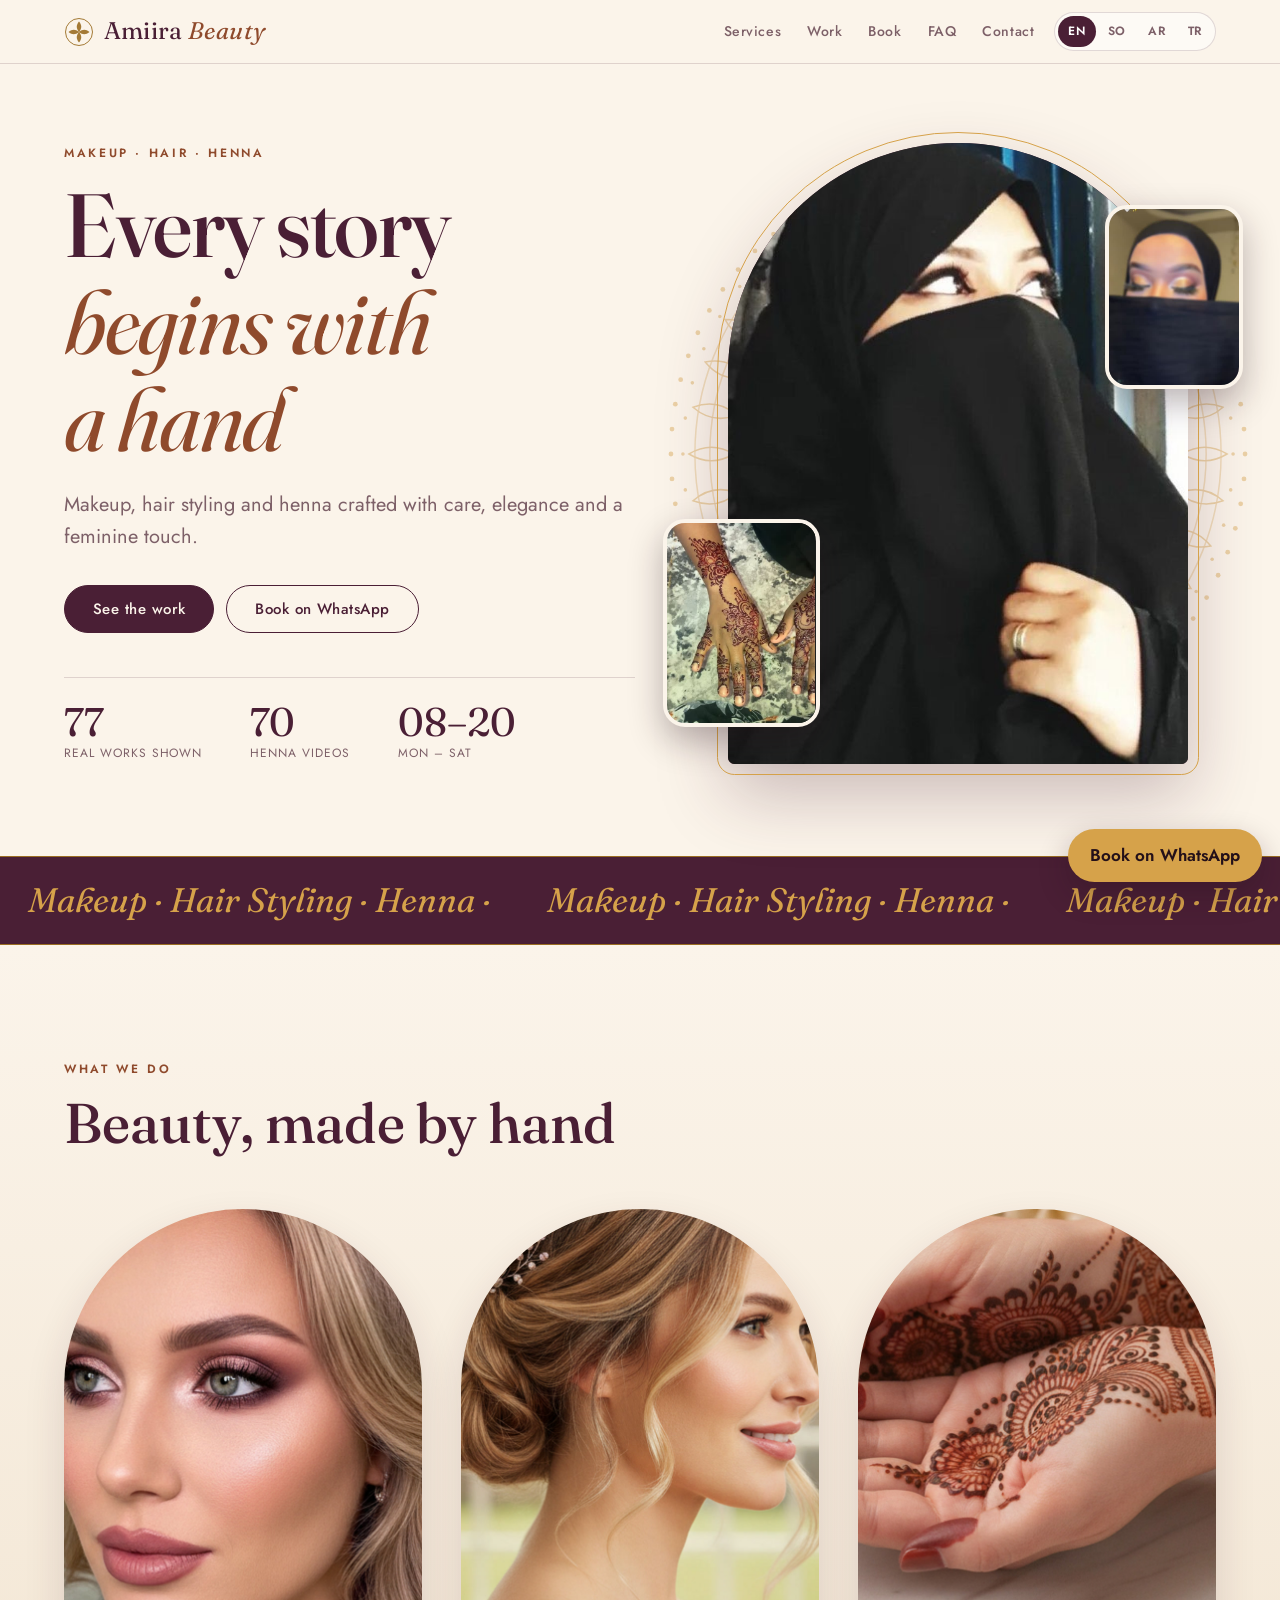
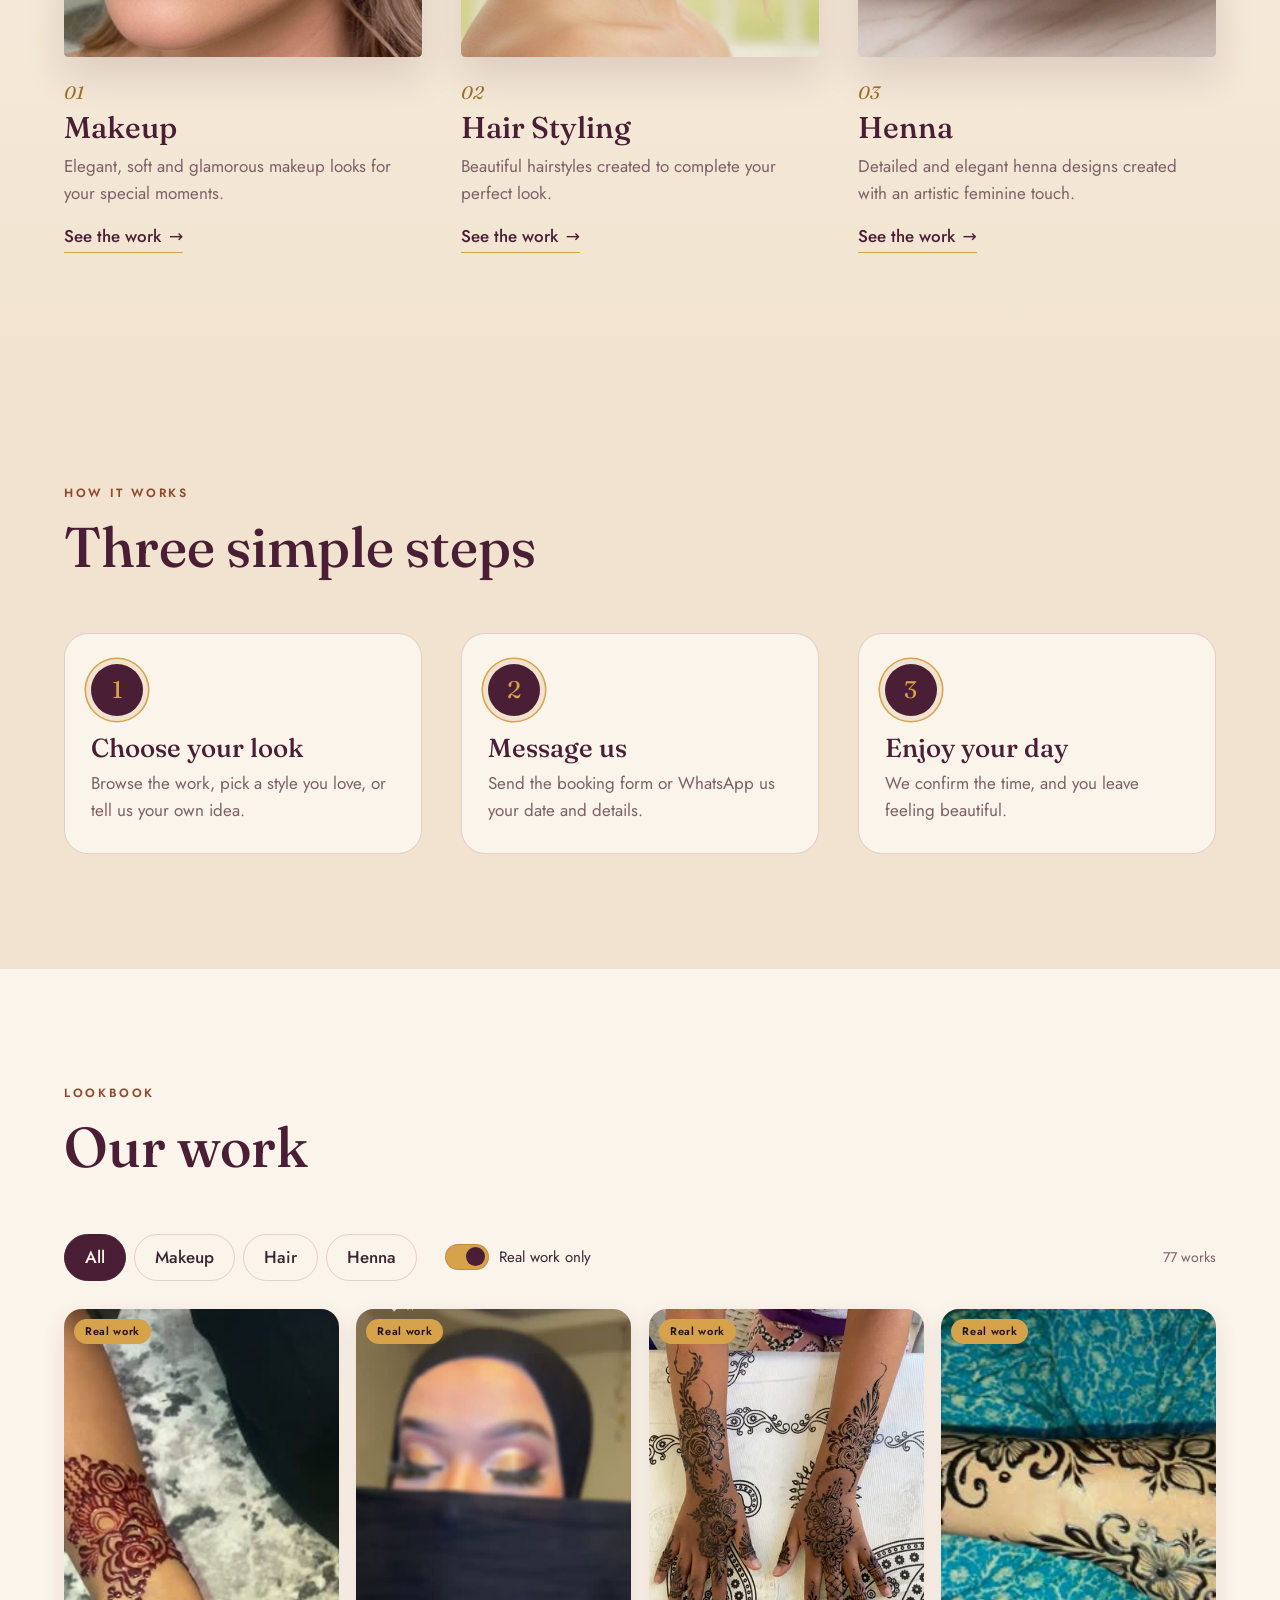
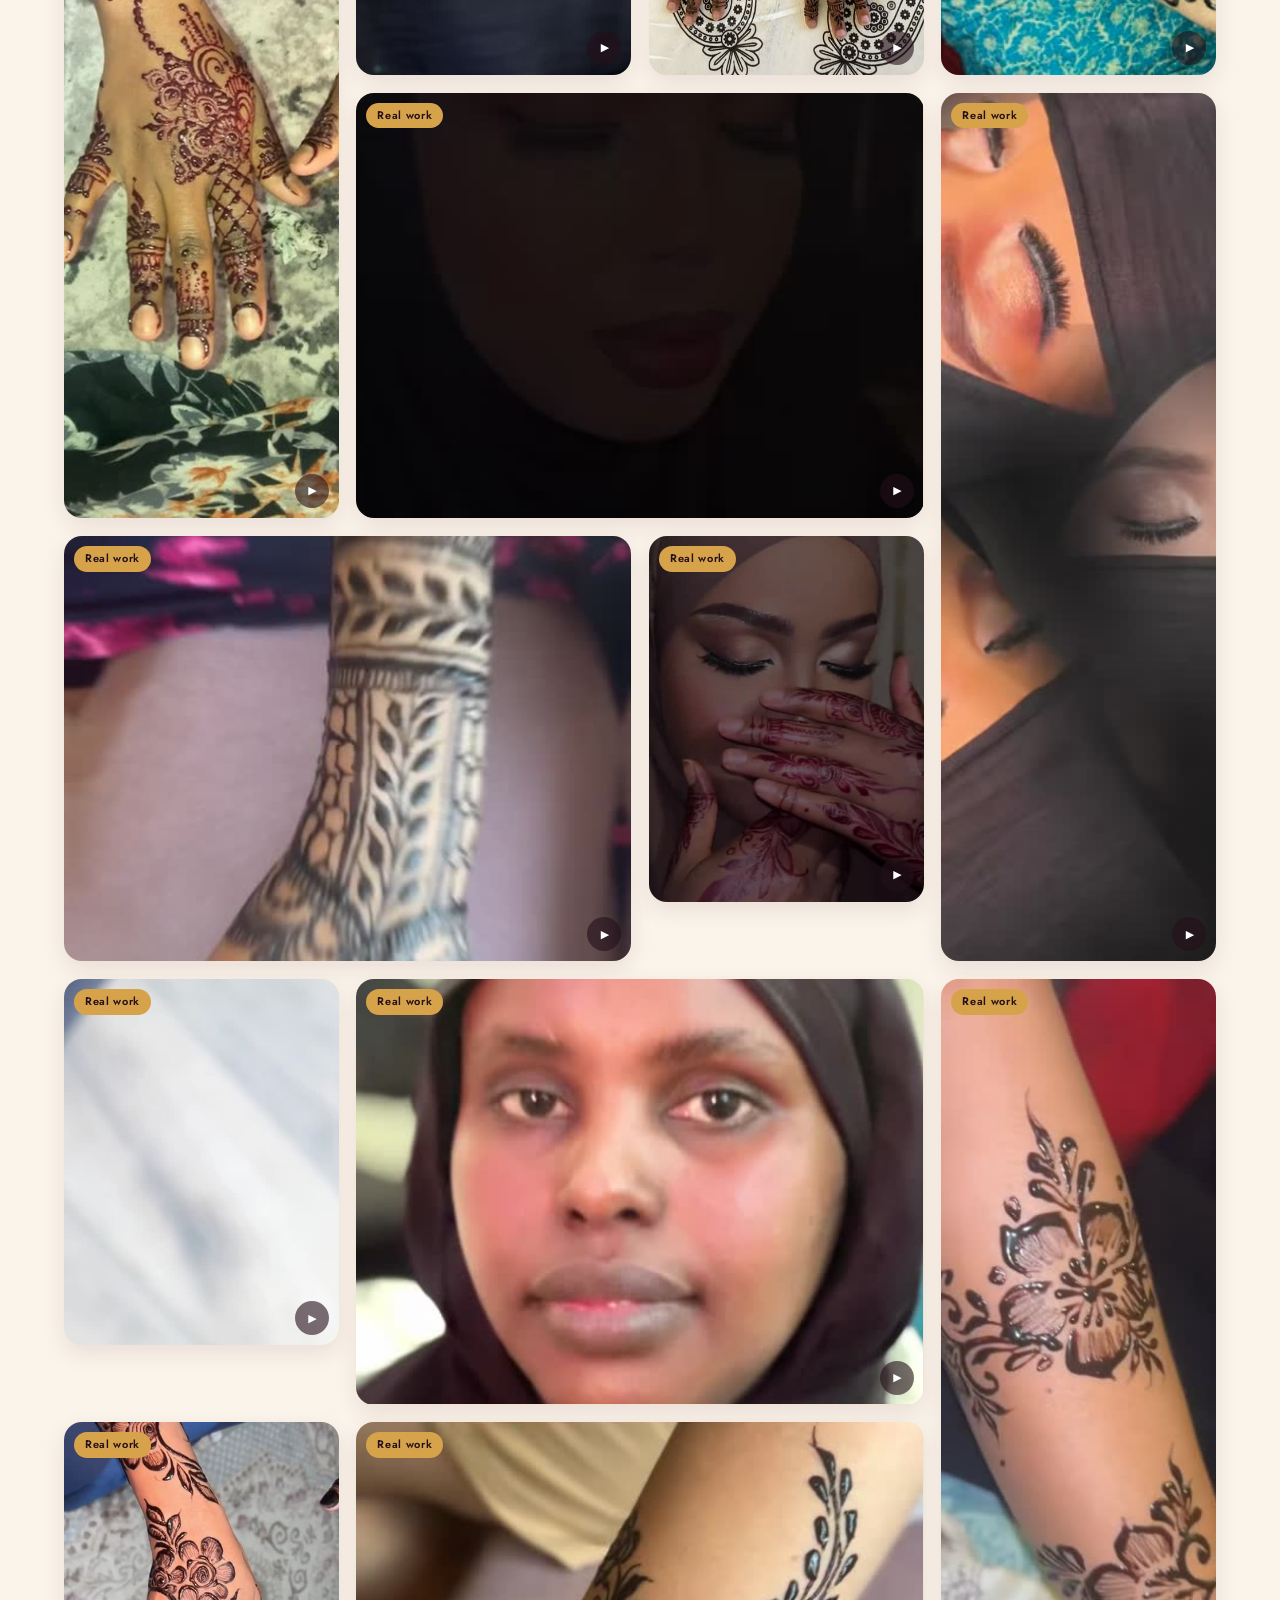
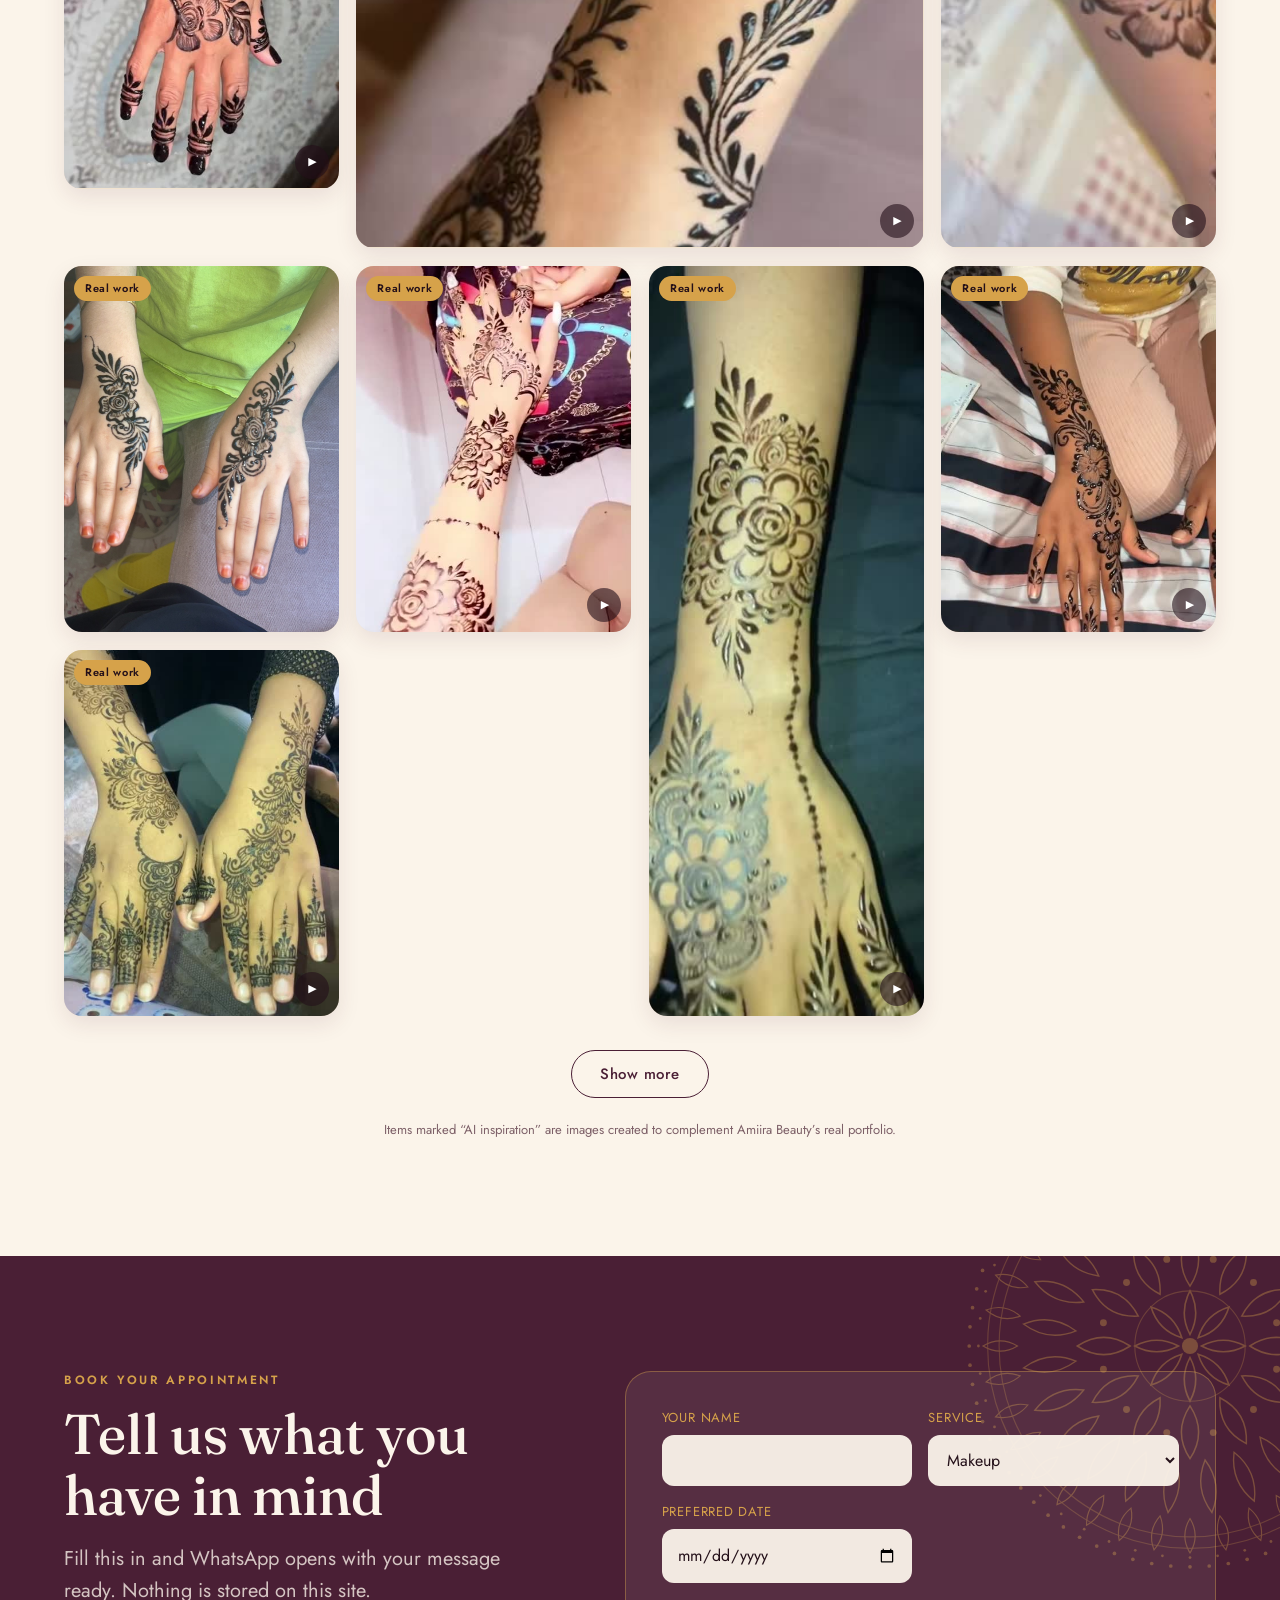
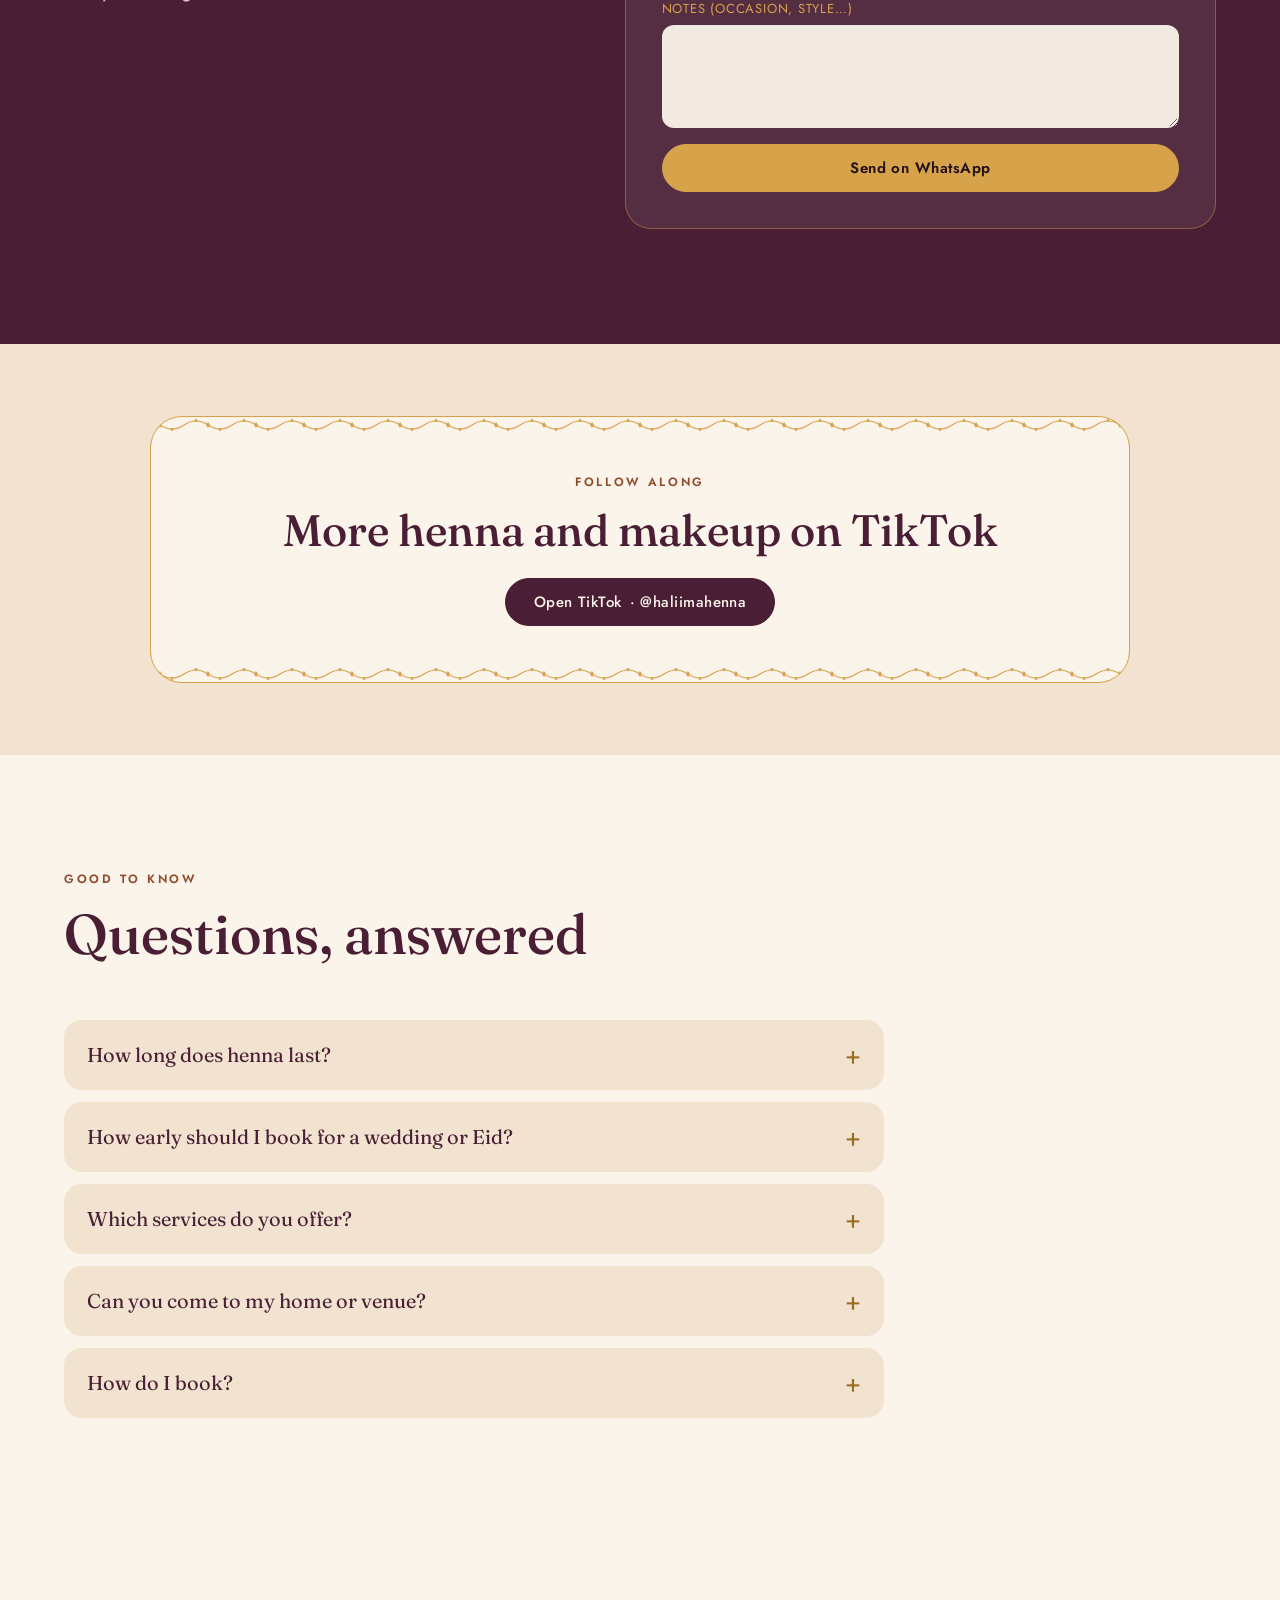
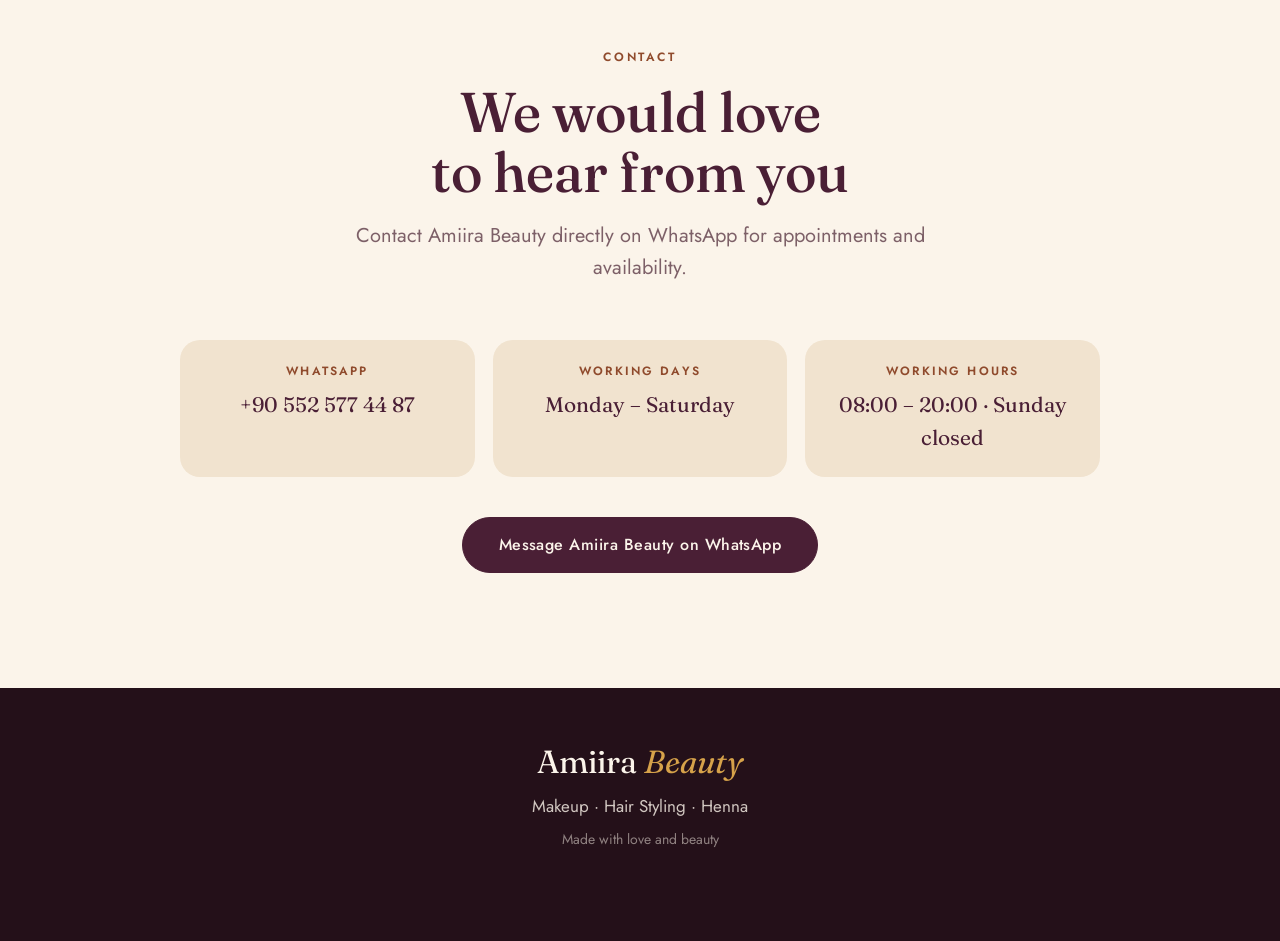
<file: index.html>
<!DOCTYPE html>
<html lang="en" dir="ltr">
<head>
  <meta charset="UTF-8" />
  <meta name="viewport" content="width=device-width, initial-scale=1" />
  <title>Amiira Beauty · Makeup, Hair &amp; Henna</title>
  <meta name="description" content="Amiira Beauty — makeup, hair styling and henna crafted with care, elegance and a feminine touch. Book on WhatsApp." />
  <meta name="theme-color" content="#241019" />
  <meta property="og:type" content="website" />
  <meta property="og:title" content="Amiira Beauty · Makeup, Hair & Henna" />
  <meta property="og:description" content="Makeup, hair styling and henna crafted with care, elegance and a feminine touch." />
  <meta property="og:image" content="https://amiirabeauty.github.io/art/og.jpg" />
  <meta property="og:image:width" content="1200" />
  <meta property="og:image:height" content="630" />
  <meta name="twitter:card" content="summary_large_image" />
  <link rel="icon" href="favicon.svg" type="image/svg+xml" />
  <link rel="apple-touch-icon" href="art/apple-touch-icon.png" />
  <link rel="manifest" href="site.webmanifest" />
  <link rel="canonical" href="https://amiirabeauty.github.io/" />
  <meta property="og:url" content="https://amiirabeauty.github.io/" />
  <link rel="preconnect" href="https://fonts.googleapis.com" />
  <link rel="preconnect" href="https://fonts.gstatic.com" crossorigin />
  <link href="https://fonts.googleapis.com/css2?family=Fraunces:ital,opsz,wght@0,9..144,400;0,9..144,600;1,9..144,400;1,9..144,500&family=Jost:wght@300;400;500;600&family=Noto+Naskh+Arabic:wght@400;600&display=swap" rel="stylesheet" />
  <link rel="stylesheet" href="style.css?v=20261015c" />
  <script type="application/ld+json">
  {"@context":"https://schema.org","@type":"BeautySalon","name":"Amiira Beauty","telephone":"+905525774487","openingHours":"Mo-Sa 08:00-20:00","sameAs":["https://www.tiktok.com/@haliimahenna"],"description":"Makeup, hair styling and henna."}
  </script>
</head>
<body>
  <a class="skip" href="#main" data-i18n="skip">Skip to content</a>

  <header class="topbar">
    <a class="brand" href="#home" aria-label="Amiira Beauty">
      <svg class="brand-mark" viewBox="0 0 40 40" aria-hidden="true"><circle cx="20" cy="20" r="18" fill="none" stroke="currentColor" stroke-width="1.2"/><path d="M20 6c4 5 4 9 0 14-4-5-4-9 0-14zm0 28c-4-5-4-9 0-14 4 5 4 9 0 14zM6 20c5-4 9-4 14 0-5 4-9 4-14 0zm28 0c-5 4-9 4-14 0 5-4 9-4 14 0z" fill="currentColor" opacity=".9"/></svg>
      <span>Amiira <em>Beauty</em></span>
    </a>
    <nav aria-label="Main">
      <a href="#services" data-i18n="nav.services">Services</a>
      <a href="#work" data-i18n="nav.work">Work</a>
      <a href="#book" data-i18n="nav.book">Book</a>
      <a href="#faq" data-i18n="nav.faq">FAQ</a>
      <a href="#contact" data-i18n="nav.contact">Contact</a>
    </nav>
    <div class="langs" role="group" data-i18n-attr="aria-label:lang" aria-label="Language">
      <button type="button" class="lang-btn" data-lang="en" aria-pressed="true">EN</button>
      <button type="button" class="lang-btn" data-lang="so" aria-pressed="false">SO</button>
      <button type="button" class="lang-btn" data-lang="ar" aria-pressed="false">AR</button>
      <button type="button" class="lang-btn" data-lang="tr" aria-pressed="false">TR</button>
    </div>
  </header>

  <main id="main">
    <section id="home" class="hero">
      <div class="hero-copy">
        <p class="eyebrow" data-i18n="hero.eyebrow">Makeup · Hair · Henna</p>
        <h1><span data-i18n="hero.t1">Every story</span> <em data-i18n="hero.t2">begins with a hand</em></h1>
        <p class="lede" data-i18n="hero.text">Makeup, hair styling and henna crafted with care, elegance and a feminine touch.</p>
        <div class="cta">
          <a class="btn solid" href="#work" data-i18n="hero.cta1">See the work</a>
          <a class="btn line" href="https://wa.me/905525774487" target="_blank" rel="noopener noreferrer" data-i18n="hero.cta2">Book on WhatsApp</a>
        </div>
        <dl class="stats">
          <div><dt data-i18n="stat.real">real works shown</dt><dd id="statReal">—</dd></div>
          <div><dt data-i18n="stat.henna">henna videos</dt><dd id="statHenna">—</dd></div>
          <div><dt data-i18n="stat.hours">Mon – Sat</dt><dd>08–20</dd></div>
        </dl>
      </div>

      <div class="hero-art" aria-hidden="false">
        <img class="mandala" src="art/mandala.svg" alt="" />
        <figure class="arch">
          <img src="art/hero.jpg" alt="Amiira Beauty" fetchpriority="high" />
        </figure>
        <video class="bubble b1" muted loop playsinline preload="metadata" data-asset-video="henna" aria-hidden="true"></video>
        <video class="bubble b2" muted loop playsinline preload="metadata" data-asset-video="makeup" aria-hidden="true"></video>
      </div>
    </section>

    <div class="marquee" aria-hidden="true">
      <div class="marquee-track"><span data-i18n="marquee">Makeup · Hair Styling · Henna ·</span><span data-i18n="marquee">Makeup · Hair Styling · Henna ·</span><span data-i18n="marquee">Makeup · Hair Styling · Henna ·</span><span data-i18n="marquee">Makeup · Hair Styling · Henna ·</span></div>
    </div>

    <section id="services" class="section services">
      <header class="sec-head reveal">
        <p class="eyebrow" data-i18n="svc.eyebrow">What we do</p>
        <h2 data-i18n="svc.title">Beauty, made by hand</h2>
      </header>
      <div class="svc-grid">
        <article class="svc reveal">
          <div class="svc-img"><img data-asset="assets/services/makeup.jpg" alt="" loading="lazy" /></div>
          <span class="num">01</span>
          <h3 data-i18n="svc.makeup">Makeup</h3>
          <p data-i18n="svc.makeup.d">Elegant, soft and glamorous makeup looks for your special moments.</p>
          <a href="#work" class="svc-link" data-filter="makeup"><span data-i18n="svc.see">See the work</span> <i aria-hidden="true">→</i></a>
        </article>
        <article class="svc reveal">
          <div class="svc-img"><img data-asset="assets/services/hair-styling.jpg" alt="" loading="lazy" /></div>
          <span class="num">02</span>
          <h3 data-i18n="svc.hair">Hair Styling</h3>
          <p data-i18n="svc.hair.d">Beautiful hairstyles created to complete your perfect look.</p>
          <a href="#work" class="svc-link" data-filter="hair"><span data-i18n="svc.see">See the work</span> <i aria-hidden="true">→</i></a>
        </article>
        <article class="svc reveal">
          <div class="svc-img"><img data-asset="assets/services/henna.jpg" alt="" loading="lazy" /></div>
          <span class="num">03</span>
          <h3 data-i18n="svc.henna">Henna</h3>
          <p data-i18n="svc.henna.d">Detailed and elegant henna designs created with an artistic feminine touch.</p>
          <a href="#work" class="svc-link" data-filter="henna"><span data-i18n="svc.see">See the work</span> <i aria-hidden="true">→</i></a>
        </article>
      </div>
    </section>

    <section id="how" class="section how">
      <header class="sec-head reveal">
        <p class="eyebrow" data-i18n="how.eyebrow">How it works</p>
        <h2 data-i18n="how.title">Three simple steps</h2>
      </header>
      <ol class="steps">
        <li class="step reveal"><span class="step-n" aria-hidden="true">1</span><h3 data-i18n="how.1.t"></h3><p data-i18n="how.1.d"></p></li>
        <li class="step reveal"><span class="step-n" aria-hidden="true">2</span><h3 data-i18n="how.2.t"></h3><p data-i18n="how.2.d"></p></li>
        <li class="step reveal"><span class="step-n" aria-hidden="true">3</span><h3 data-i18n="how.3.t"></h3><p data-i18n="how.3.d"></p></li>
      </ol>
    </section>

    <section id="work" class="section work">
      <header class="sec-head reveal">
        <p class="eyebrow" data-i18n="work.eyebrow">Lookbook</p>
        <h2 data-i18n="work.title">Our work</h2>
      </header>

      <div class="toolbar">
        <div class="tabs" role="tablist" aria-label="Filter">
          <button type="button" class="tab" role="tab" data-filter="all" aria-selected="true" data-i18n="work.all">All</button>
          <button type="button" class="tab" role="tab" data-filter="makeup" aria-selected="false" data-i18n="work.makeup">Makeup</button>
          <button type="button" class="tab" role="tab" data-filter="hair" aria-selected="false" data-i18n="work.hair">Hair</button>
          <button type="button" class="tab" role="tab" data-filter="henna" aria-selected="false" data-i18n="work.henna">Henna</button>
        </div>
        <label class="switch"><input type="checkbox" id="realOnly" checked /><span class="track" aria-hidden="true"></span><span data-i18n="work.realOnly">Real work only</span></label>
        <p class="count" id="workCount" aria-live="polite"></p>
      </div>

      <div class="grid" id="grid"></div>
      <div class="more"><button type="button" class="btn line" id="moreBtn" data-i18n="work.more">Show more</button></div>
      <p class="fine" data-i18n="work.note">Items marked “AI inspiration” are images created to complement Amiira Beauty’s real portfolio.</p>
    </section>

    <section id="book" class="section book">
      <div class="book-wrap">
        <div>
          <p class="eyebrow" data-i18n="book.eyebrow">Book your appointment</p>
          <h2 data-i18n="book.title">Tell us what you have in mind</h2>
          <p class="lede" data-i18n="book.text">Fill this in and WhatsApp opens with your message ready. Nothing is stored on this site.</p>
        </div>
        <form id="bookForm" class="form" autocomplete="off">
          <label><span data-i18n="book.name">Your name</span><input name="name" type="text" maxlength="60" /></label>
          <label><span data-i18n="book.service">Service</span>
            <select name="service">
              <option value="makeup" data-i18n="svc.makeup">Makeup</option>
              <option value="hair" data-i18n="svc.hair">Hair Styling</option>
              <option value="henna" data-i18n="svc.henna">Henna</option>
            </select>
          </label>
          <label><span data-i18n="book.date">Preferred date</span><input name="date" type="date" /></label>
          <label class="wide"><span data-i18n="book.notes">Notes (occasion, style…)</span><textarea name="notes" rows="3" maxlength="300"></textarea></label>
          <button class="btn solid wide" type="submit" data-i18n="book.send">Send on WhatsApp</button>
        </form>
      </div>
    </section>

    <section class="follow">
      <div class="follow-card reveal">
        <p class="eyebrow" data-i18n="follow.eyebrow">Follow along</p>
        <h2 data-i18n="follow.title">More henna and makeup on TikTok</h2>
        <a class="btn solid" href="https://www.tiktok.com/@haliimahenna" target="_blank" rel="noopener noreferrer"><span data-i18n="follow.btn">Open TikTok</span> · @haliimahenna</a>
      </div>
    </section>

    <section id="faq" class="section faq">
      <header class="sec-head reveal">
        <p class="eyebrow" data-i18n="faq.eyebrow">Good to know</p>
        <h2 data-i18n="faq.title">Questions, answered</h2>
      </header>
      <div class="faq-list">
        <details class="reveal"><summary data-i18n="faq.q1"></summary><p data-i18n="faq.a1"></p></details>
        <details class="reveal"><summary data-i18n="faq.q2"></summary><p data-i18n="faq.a2"></p></details>
        <details class="reveal"><summary data-i18n="faq.q3"></summary><p data-i18n="faq.a3"></p></details>
        <details class="reveal"><summary data-i18n="faq.q4"></summary><p data-i18n="faq.a4"></p></details>
        <details class="reveal"><summary data-i18n="faq.q5"></summary><p data-i18n="faq.a5"></p></details>
      </div>
    </section>

    <section id="contact" class="section contact">
      <header class="sec-head reveal">
        <p class="eyebrow" data-i18n="contact.eyebrow">Contact</p>
        <h2 data-i18n="contact.title">We would love to hear from you</h2>
        <p class="lede" data-i18n="contact.text">Contact Amiira Beauty directly on WhatsApp for appointments and availability.</p>
      </header>
      <ul class="facts reveal">
        <li><b data-i18n="contact.wa">WhatsApp</b><span dir="ltr">+90 552 577 44 87</span></li>
        <li><b data-i18n="contact.days">Working days</b><span data-i18n="contact.daysV">Monday – Saturday</span></li>
        <li><b data-i18n="contact.hours">Working hours</b><span data-i18n="contact.hoursV">08:00 – 20:00 · Sunday closed</span></li>
      </ul>
      <a class="btn solid big" href="https://wa.me/905525774487" target="_blank" rel="noopener noreferrer" data-i18n="contact.btn">Message Amiira Beauty on WhatsApp</a>
    </section>
  </main>

  <footer class="footer">
    <div class="footer-brand">Amiira <em>Beauty</em></div>
    <p data-i18n="foot">Makeup · Hair Styling · Henna</p>
    <p class="muted" data-i18n="foot2">Made with love and beauty</p>
  </footer>

  <a class="wa-float" href="https://wa.me/905525774487" target="_blank" rel="noopener noreferrer" data-i18n="float">Book on WhatsApp</a>

  <dialog id="lightbox" class="lightbox" aria-label="Gallery">
    <button type="button" class="lb-btn lb-close" id="lbClose" data-i18n-attr="aria-label:lb.close" aria-label="Close">×</button>
    <button type="button" class="lb-btn lb-prev" id="lbPrev" data-i18n-attr="aria-label:lb.prev" aria-label="Previous">‹</button>
    <div class="lb-stage" id="lbStage"></div>
    <button type="button" class="lb-btn lb-next" id="lbNext" data-i18n-attr="aria-label:lb.next" aria-label="Next">›</button>
    <p class="lb-cap" id="lbCap"></p>
  </dialog>

  <script>
    /* Where the photos/videos live. For the live site, change this to "" (empty) once assets sit next to this file. */
    window.ASSET_BASE = "";
  </script>
  <script src="portfolio_manifest.js?v=20261015c"></script>
  <script src="i18n.js?v=20261015c"></script>
  <script src="app.js?v=20261015c"></script>
  <script src="reveal.js?v=20261015c"></script>
</body>
</html>
</file>
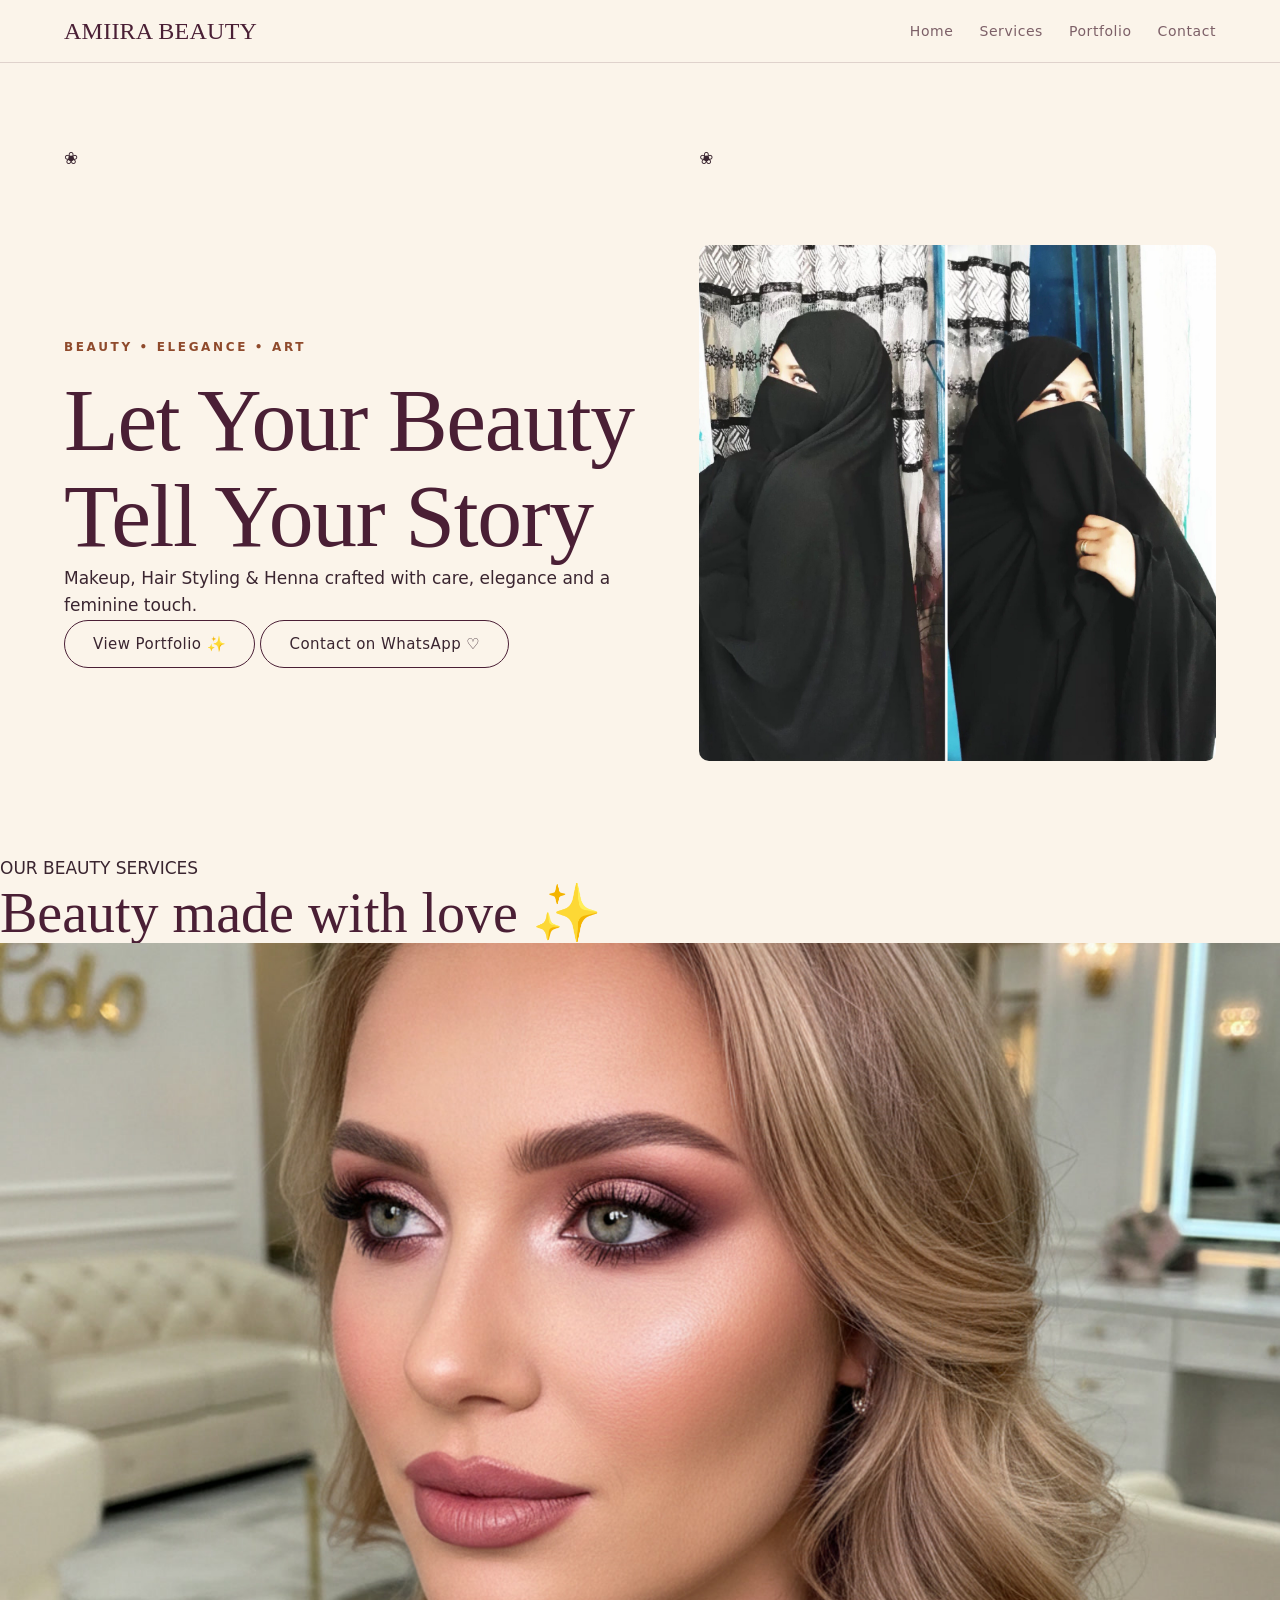
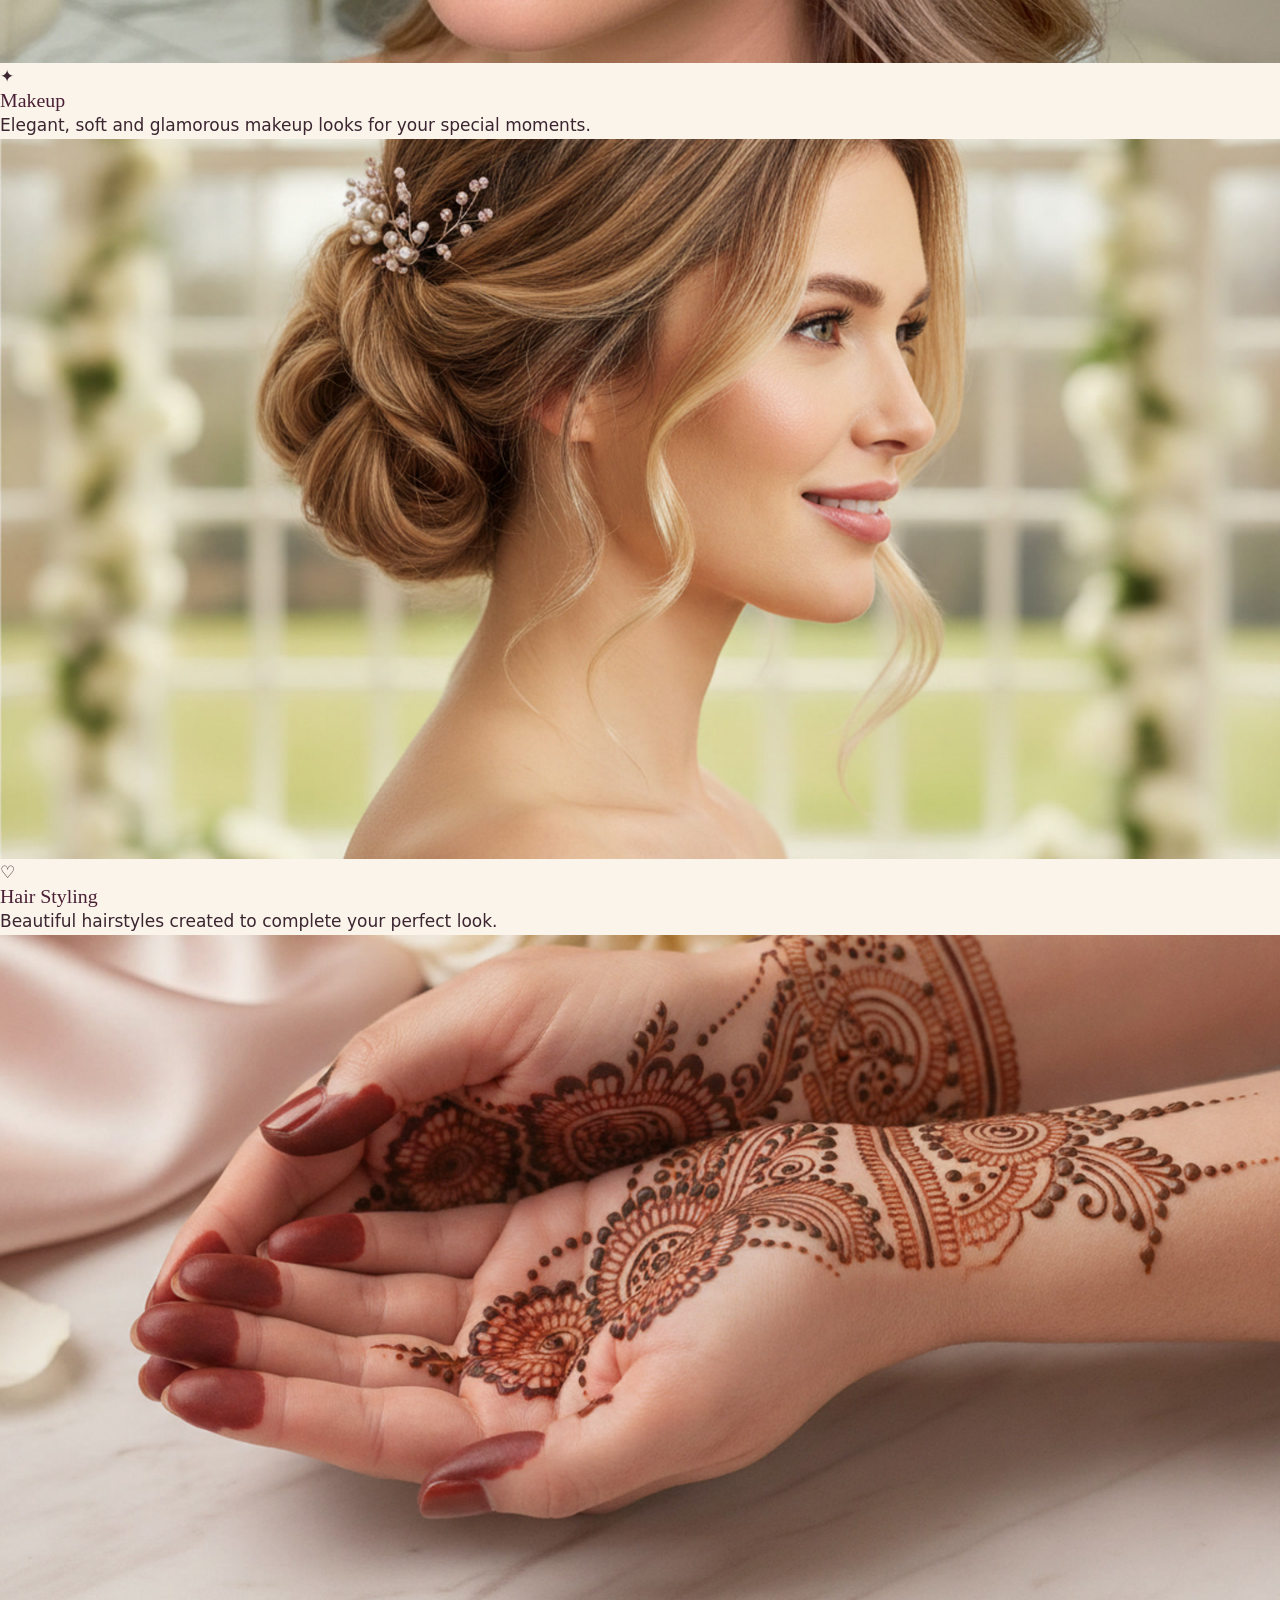
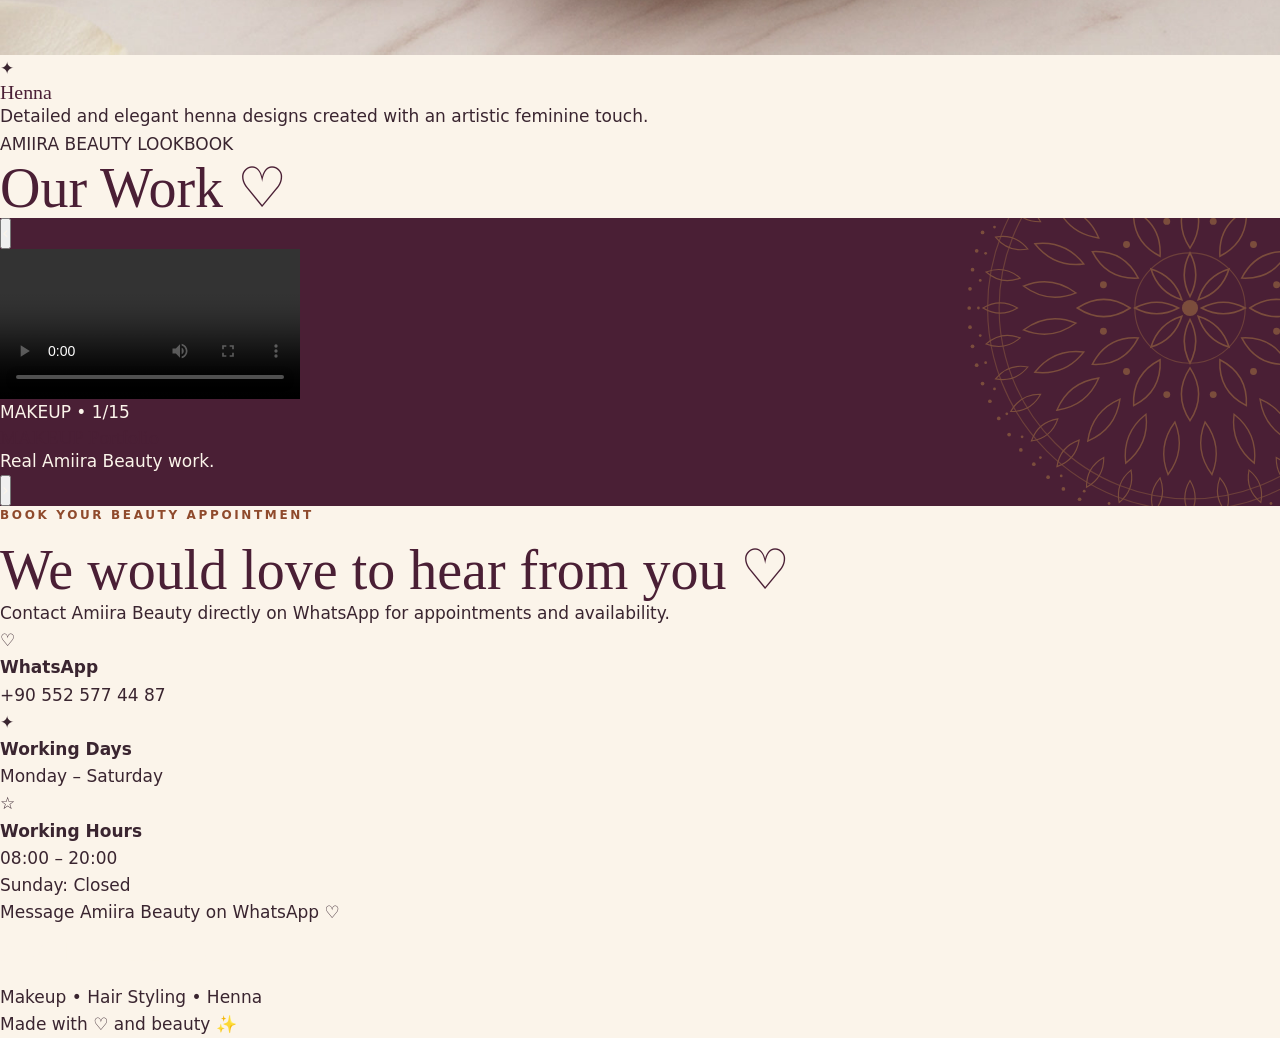
<file: index.backup.html>
<!DOCTYPE html>
<html lang="en">
<head>
  <meta charset="UTF-8" />
  <meta name="viewport" content="width=device-width, initial-scale=1.0" />
  <title>Amiira Beauty</title>
  <link rel="stylesheet" href="style.css" />
  <style>
    .hero-frame img,
    .hero-image {
      width: 100%;
      height: 100%;
      object-fit: cover;
      border-radius: 10px;
      display: block;
      margin: 0 auto;
    }

    .service-image img {
      width: 100%;
      height: 100%;
      object-fit: cover;
      display: block;
    }
  </style>
</head>

<body>

  <header class="topbar">
    <div class="brand">AMIIRA BEAUTY</div>

    <nav>
      <a href="#home">Home</a>
      <a href="#services">Services</a>
      <a href="#gallery">Portfolio</a>
      <a href="#contact">Contact</a>
    </nav>
  </header>

  <main>

    <section id="home" class="hero">
      <div class="hero-decor flower flower-left">❀</div>
      <div class="hero-decor flower flower-right">❀</div>

      <div class="hero-content">
        <p class="eyebrow">BEAUTY • ELEGANCE • ART</p>

        <h1>
          Let Your Beauty
          <span>Tell Your Story</span>
        </h1>

        <p class="hero-text">
          Makeup, Hair Styling & Henna crafted with care,
          elegance and a feminine touch.
        </p>

        <div class="hero-buttons">
          <a href="#gallery" class="btn primary">View Portfolio ✨</a>
          <a href="#contact" class="btn secondary">Contact on WhatsApp ♡</a>
        </div>
      </div>

      <div class="hero-frame">
        <img src="assets/profile/amiira-profile.png" alt="Amiira Beauty" class="hero-image hero-profile-img" />
      </div>
    </section>

    <section id="services" class="services-section">

      <div class="section-heading">
        <p>OUR BEAUTY SERVICES</p>
        <h2>Beauty made with love ✨</h2>
      </div>

      <div class="service-grid">

        <article class="service-card">
          <div class="service-image makeup-image">
            <div class="service-card-media"><img src="assets/services/makeup.jpg" alt="Makeup Services" class="service-card-img" /></div>
          </div>

          <div class="service-info">
            <span class="sparkle">✦</span>
            <h3>Makeup</h3>
            <p>
              Elegant, soft and glamorous makeup looks
              for your special moments.
            </p>
          </div>
        </article>

        <article class="service-card">
          <div class="service-image hair-image">
            <div class="service-card-media"><img src="assets/services/hair-styling.jpg" alt="Hair Services" class="service-card-img" /></div>
          </div>

          <div class="service-info">
            <span class="sparkle">♡</span>
            <h3>Hair Styling</h3>
            <p>
              Beautiful hairstyles created to complete
              your perfect look.
            </p>
          </div>
        </article>

        <article class="service-card">
          <div class="service-image henna-image">
            <div class="service-card-media"><img src="assets/services/henna.jpg" alt="Henna Services" class="service-card-img" /></div>
          </div>

          <div class="service-info">
            <span class="sparkle">✦</span>
            <h3>Henna</h3>
            <p>
              Detailed and elegant henna designs created
              with an artistic feminine touch.
            </p>
          </div>
        </article>

      </div>
    </section>

    <section id="gallery" class="portfolio-section">

      <div class="section-heading">
        <p>AMIIRA BEAUTY LOOKBOOK</p>
        <h2>Our Work ♡</h2>
      </div>

      <div class="book">

        <button class="book-arrow left" id="prevPage">‹</button>

        <div class="book-page">
          <div class="page-media">
            <span>Portfolio Photo / Video</span>
          </div>

          <div class="page-caption">
            <span class="page-category">MAKEUP</span>
            <h3>Soft Glam Beauty</h3>
            <p>
              Real beauty work by Amiira Beauty.
            </p>
          </div>
        </div>

        <button class="book-arrow right" id="nextPage">›</button>

      </div>

      <div class="page-dots">
        <span class="dot active"></span>
        <span class="dot"></span>
        <span class="dot"></span>
      </div>

    </section>

    <section id="contact" class="contact-section">

      <div class="contact-card">

        <div>
          <p class="eyebrow">BOOK YOUR BEAUTY APPOINTMENT</p>
          <h2>We would love to hear from you ♡</h2>
          <p>
            Contact Amiira Beauty directly on WhatsApp
            for appointments and availability.
          </p>
        </div>

        <div class="contact-details">

          <div class="detail">
            <span>♡</span>
            <div>
              <strong>WhatsApp</strong>
              <p id="whatsappText">+90 552 577 44 87</p>
            </div>
          </div>

          <div class="detail">
            <span>✦</span>
            <div>
              <strong>Working Days</strong>
              <p id="workingDays">Monday – Saturday</p>
            </div>
          </div>

          <div class="detail">
            <span>☆</span>
            <div>
              <strong>Working Hours</strong>
              <p id="workingHours">08:00 – 20:00<br>Sunday: Closed</p>
            </div>
          </div>

        </div>

        <a href="https://wa.me/905525774487" id="whatsappButton" class="whatsapp-btn" target="_blank" rel="noopener noreferrer">
          Message Amiira Beauty on WhatsApp ♡
        </a>

      </div>
    </section>

  </main>

  <footer>
    <div class="footer-brand">AMIIRA BEAUTY</div>
    <p>Makeup • Hair Styling • Henna</p>
    <p class="footer-love">Made with ♡ and beauty ✨</p>
  </footer>

  <script src="portfolio_manifest.js"></script>
  <script src="script.js"></script>
</body>
</html>
</file>
<file: style.css>
:root {
  --ink: #241019;
  --plum: #4a1f35;
  --henna: #8f4a2c;
  --gold: #d6a24a;
  --gold-deep: #9a6d22;
  --ivory: #fbf4ea;
  --sand: #f1e3cf;
  --rose: #c46a7a;
  --text: #3a2530;
  --muted: #7d6068;
  --line: rgba(74, 31, 53, .16);
  --serif: "Fraunces", "Noto Naskh Arabic", Georgia, serif;
  --sans: "Jost", "Noto Naskh Arabic", system-ui, sans-serif;
  --ease: cubic-bezier(.23, 1, .32, 1);
  --gutter: clamp(18px, 5vw, 72px);
}
*, *::before, *::after { box-sizing: border-box; margin: 0; padding: 0; }
html { scroll-behavior: smooth; scroll-padding-top: 78px; }
body {
  font-family: var(--sans); font-size: 17px; line-height: 1.6; color: var(--text);
  background: var(--ivory); overflow-x: hidden; -webkit-font-smoothing: antialiased;
}
body.noscroll { overflow: hidden; }
img, video { display: block; max-width: 100%; }
a { color: inherit; text-decoration: none; }
button, input, select, textarea { font: inherit; color: inherit; }
:focus-visible { outline: 3px solid var(--gold); outline-offset: 3px; border-radius: 6px; }
em { font-style: italic; }
html[dir="rtl"] body { font-family: "Noto Naskh Arabic", var(--sans); }
html[dir="rtl"] .eyebrow { letter-spacing: 0; }

.skip { position: absolute; inset-inline-start: 12px; top: -60px; background: var(--ink); color: #fff; padding: 10px 14px; border-radius: 8px; z-index: 300; }
.skip:focus { top: 10px; }

/* header */
.topbar {
  position: sticky; top: 0; z-index: 100; display: flex; align-items: center; gap: 20px;
  padding: 12px var(--gutter); background: color-mix(in srgb, var(--ivory) 88%, transparent);
  backdrop-filter: blur(14px); border-bottom: 1px solid var(--line);
}
.brand { display: flex; align-items: center; gap: 10px; font-family: var(--serif); font-size: 24px; color: var(--plum); letter-spacing: .01em; }
.brand em { color: var(--henna); }
.brand-mark { width: 30px; height: 30px; color: var(--gold-deep); }
.topbar nav { display: flex; gap: 26px; margin-inline-start: auto; }
.topbar nav a { font-size: 14px; font-weight: 500; letter-spacing: .04em; color: var(--muted); position: relative; padding: 6px 0; }
.topbar nav a::after { content: ""; position: absolute; inset-inline: 0; bottom: 0; height: 1.5px; background: var(--gold); transform: scaleX(0); transform-origin: center; transition: transform .25s var(--ease); }
@media (hover: hover) { .topbar nav a:hover { color: var(--plum); } .topbar nav a:hover::after { transform: scaleX(1); } }
.langs { display: flex; gap: 2px; padding: 3px; border: 1px solid var(--line); border-radius: 999px; background: rgba(255,255,255,.55); }
.lang-btn { border: 0; background: transparent; font-size: 12px; font-weight: 600; letter-spacing: .06em; padding: 6px 10px; border-radius: 999px; cursor: pointer; color: var(--muted); transition: background-color .2s var(--ease), color .2s var(--ease), transform .12s var(--ease); }
.lang-btn:active { transform: scale(.96); }
.lang-btn[aria-pressed="true"] { background: var(--plum); color: #fff; }
@media (hover: hover) { .lang-btn:not([aria-pressed="true"]):hover { background: var(--sand); } }

/* shared */
.eyebrow { font-size: 12px; font-weight: 600; letter-spacing: .22em; text-transform: uppercase; color: var(--henna); margin-bottom: 14px; }
h1, h2, h3 { font-family: var(--serif); font-weight: 500; line-height: 1.08; color: var(--plum); text-wrap: balance; }
h2 { font-size: clamp(32px, 4.6vw, 56px); }
.lede { font-size: clamp(17px, 1.6vw, 20px); color: var(--muted); max-width: 52ch; margin-top: 18px; }
.section { padding: clamp(64px, 9vw, 120px) var(--gutter); }
.sec-head { max-width: 760px; margin-bottom: clamp(32px, 5vw, 56px); }
.btn {
  display: inline-flex; align-items: center; justify-content: center; gap: 8px; min-height: 48px; padding: 0 28px;
  border-radius: 999px; font-weight: 500; font-size: 15px; letter-spacing: .03em; cursor: pointer; border: 1.5px solid var(--plum);
  transition: transform .15s var(--ease), background-color .25s var(--ease), color .25s var(--ease), border-color .25s var(--ease);
}
.btn:active { transform: scale(.97); }
.btn.solid { background: var(--plum); color: var(--ivory); }
.btn.line { background: transparent; color: var(--plum); }
.btn.big { min-height: 56px; padding: 0 36px; font-size: 16px; }
@media (hover: hover) { .btn.solid:hover { background: var(--henna); border-color: var(--henna); } .btn.line:hover { background: var(--plum); color: var(--ivory); } }

/* hero */
.hero { display: grid; grid-template-columns: 1.05fr .95fr; gap: clamp(24px, 5vw, 80px); align-items: center; padding: clamp(40px, 6vw, 84px) var(--gutter) clamp(48px, 7vw, 96px); min-height: min(88vh, 860px); }
.hero h1 { font-size: clamp(46px, 7vw, 96px); letter-spacing: -.015em; }
.hero h1 em { color: var(--henna); display: block; font-weight: 400; }
.hero .lede { margin-top: 22px; }
.cta { display: flex; flex-wrap: wrap; gap: 12px; margin-top: 32px; }
.stats { display: flex; gap: clamp(20px, 4vw, 48px); margin-top: 44px; padding-top: 24px; border-top: 1px solid var(--line); }
.stats div { display: flex; flex-direction: column-reverse; gap: 2px; }
.stats dd { font-family: var(--serif); font-size: clamp(28px, 3.4vw, 40px); color: var(--plum); line-height: 1; }
.stats dt { font-size: 12px; letter-spacing: .08em; text-transform: uppercase; color: var(--muted); }
.hero-art { position: relative; justify-self: center; width: min(100%, 460px); aspect-ratio: 4 / 5.4; }
.mandala { position: absolute; left: 50%; top: 50%; width: 130%; max-width: none; margin-left: -65%; margin-top: -65%; opacity: .42; animation: spin 160s linear infinite; z-index: 0; pointer-events: none; }
.arch { position: absolute; inset: 0; border-radius: 999px 999px 28px 28px; overflow: hidden; z-index: 1; background: var(--plum); box-shadow: 0 30px 70px rgba(74,31,53,.28); outline: 1.5px solid var(--gold); outline-offset: 10px; }
.arch img { width: 100%; height: 100%; object-fit: cover; object-position: 50% 30%; }
.bubble { position: absolute; z-index: 2; width: 34%; aspect-ratio: 3 / 4; object-fit: cover; border-radius: 22px; border: 4px solid var(--ivory); box-shadow: 0 14px 34px rgba(36,16,25,.3); background: var(--sand); animation: float 7s ease-in-out infinite; }
.bubble.b1 { inset-inline-start: -14%; bottom: 6%; }
.bubble.b2 { inset-inline-end: -12%; top: 10%; animation-delay: -3.2s; width: 30%; }
@keyframes spin { to { transform: rotate(360deg); } }
@keyframes float { 50% { transform: translateY(-10px); } }

/* marquee */
.marquee { background: var(--plum); color: var(--gold); overflow: hidden; padding: 16px 0; border-block: 1px solid var(--gold-deep); }
.marquee-track { display: flex; width: max-content; animation: slide 38s linear infinite; }
.marquee-track span { font-family: var(--serif); font-style: italic; font-size: clamp(22px, 3vw, 34px); padding-inline: 28px; white-space: nowrap; }
@keyframes slide { to { transform: translateX(-50%); } }
html[dir="rtl"] .marquee-track { animation-direction: reverse; }

/* services */
.services { background: linear-gradient(180deg, var(--ivory), var(--sand)); }
.svc-grid { display: grid; grid-template-columns: repeat(3, 1fr); gap: clamp(20px, 3vw, 40px); }
.svc { position: relative; }
.svc-img { aspect-ratio: 4 / 5; border-radius: 999px 999px 24px 24px; overflow: hidden; background: var(--sand); box-shadow: 0 18px 40px rgba(74,31,53,.14); }
.svc-img img { width: 100%; height: 100%; object-fit: cover; transition: transform .8s var(--ease); }
@media (hover: hover) { .svc:hover .svc-img img { transform: scale(1.06); } }
.svc .num { display: block; margin-top: 22px; font-family: var(--serif); font-style: italic; color: var(--gold-deep); font-size: 18px; }
.svc h3 { font-size: 30px; margin: 4px 0 8px; }
.svc p { color: var(--muted); max-width: 34ch; }
.svc-link { display: inline-flex; gap: 8px; align-items: center; margin-top: 16px; font-weight: 500; color: var(--plum); border-bottom: 1.5px solid var(--gold); padding-bottom: 2px; }
.svc-link i { font-style: normal; transition: transform .25s var(--ease); }
html[dir="rtl"] .svc-link i { transform: scaleX(-1); }
@media (hover: hover) { .svc-link:hover i { transform: translateX(4px); } html[dir="rtl"] .svc-link:hover i { transform: scaleX(-1) translateX(4px); } }

/* work */
.work { background: var(--ivory); }
.toolbar { display: flex; flex-wrap: wrap; align-items: center; gap: 16px 28px; margin-bottom: 28px; }
.tabs { display: flex; flex-wrap: wrap; gap: 8px; }
.tab { border: 1.5px solid var(--line); background: transparent; border-radius: 999px; padding: 9px 20px; cursor: pointer; font-weight: 500; transition: background-color .2s var(--ease), color .2s var(--ease), transform .12s var(--ease), border-color .2s var(--ease); }
.tab:active { transform: scale(.97); }
.tab[aria-selected="true"] { background: var(--plum); color: var(--ivory); border-color: var(--plum); }
@media (hover: hover) { .tab[aria-selected="false"]:hover { border-color: var(--plum); } }
.switch { display: inline-flex; align-items: center; gap: 10px; cursor: pointer; font-size: 15px; }
.switch input { position: absolute; opacity: 0; width: 1px; height: 1px; }
.switch .track { width: 44px; height: 26px; border-radius: 999px; background: var(--sand); border: 1.5px solid var(--line); position: relative; transition: background-color .2s var(--ease); flex: none; }
.switch .track::after { content: ""; position: absolute; top: 2px; inset-inline-start: 2px; width: 19px; height: 19px; border-radius: 50%; background: var(--plum); transition: transform .25s var(--ease); }
.switch input:checked + .track { background: var(--gold); }
.switch input:checked + .track::after { transform: translateX(18px); }
html[dir="rtl"] .switch input:checked + .track::after { transform: translateX(-18px); }
.switch input:focus-visible + .track { outline: 3px solid var(--gold); outline-offset: 3px; }
.count { margin-inline-start: auto; color: var(--muted); font-size: 14px; }
.grid { display: grid; grid-template-columns: repeat(4, 1fr); grid-auto-flow: dense; gap: clamp(10px, 1.4vw, 18px); }
.tile { position: relative; border: 0; padding: 0; cursor: pointer; border-radius: 18px; overflow: hidden; aspect-ratio: 3 / 4; background: var(--sand); box-shadow: 0 8px 22px rgba(74,31,53,.1); transition: transform .3s var(--ease), box-shadow .3s var(--ease); }
.tile.tall { grid-row: span 2; aspect-ratio: auto; }
.tile.wide { aspect-ratio: 4 / 3; grid-column: span 2; }
.tile:active { transform: scale(.985); }
@media (hover: hover) { .tile:hover { transform: translateY(-4px); box-shadow: 0 18px 36px rgba(74,31,53,.2); } }
.tile-media { width: 100%; height: 100%; object-fit: cover; }
.badge { position: absolute; inset-inline-start: 10px; top: 10px; padding: 4px 11px; font-size: 11px; font-weight: 600; letter-spacing: .06em; border-radius: 999px; backdrop-filter: blur(6px); }
.badge.real { background: var(--gold); color: var(--ink); }
.badge.ai { background: rgba(36,16,25,.62); color: #fff; border: 1px solid rgba(255,255,255,.35); }
.playdot { position: absolute; inset-inline-end: 10px; bottom: 10px; width: 34px; height: 34px; border-radius: 50%; background: rgba(36,16,25,.6); color: #fff; display: grid; place-items: center; font-size: 11px; padding-inline-start: 2px; }
.more { display: flex; justify-content: center; margin-top: 34px; }
.more[hidden], #moreBtn[hidden] { display: none; }
.fine { text-align: center; color: var(--muted); font-size: 13px; margin-top: 22px; }

/* lightbox */
.lightbox { border: 0; padding: 0; background: transparent; width: 100vw; height: 100dvh; max-width: none; max-height: none; color: #fff; }
.lightbox::backdrop { background: rgba(20, 8, 14, .92); backdrop-filter: blur(6px); }
.lightbox[open] { display: grid; grid-template-columns: 64px 1fr 64px; grid-template-rows: 1fr auto; align-items: center; }
.lb-stage { grid-column: 2; grid-row: 1; height: min(82dvh, 900px); display: grid; place-items: center; min-width: 0; }
.lb-stage img, .lb-stage video { max-width: 100%; max-height: 100%; border-radius: 14px; box-shadow: 0 20px 60px rgba(0,0,0,.5); }
.lb-btn { border: 0; background: rgba(255,255,255,.12); color: #fff; width: 48px; height: 48px; border-radius: 50%; font-size: 28px; cursor: pointer; transition: background-color .2s var(--ease), transform .12s var(--ease); line-height: 1; }
.lb-btn:active { transform: scale(.94); }
@media (hover: hover) { .lb-btn:hover { background: rgba(255,255,255,.26); } }
.lb-prev { grid-column: 1; grid-row: 1; justify-self: center; }
.lb-next { grid-column: 3; grid-row: 1; justify-self: center; }
.lb-close { position: absolute; top: 16px; inset-inline-end: 16px; z-index: 2; }
html[dir="rtl"] .lb-prev, html[dir="rtl"] .lb-next { transform: scaleX(-1); }
.lb-cap { grid-column: 1 / -1; grid-row: 2; text-align: center; padding: 10px 16px 22px; font-size: 14px; color: rgba(255,255,255,.8); }

/* book */
.book { background: var(--plum); color: var(--ivory); position: relative; overflow: hidden; }
.book::before { content: ""; position: absolute; inset-inline-end: -140px; top: -140px; width: 460px; height: 460px; background: url("art/mandala.svg") center / contain no-repeat; opacity: .35; }
.book h2, .book .eyebrow { color: var(--gold); }
.book h2 { color: var(--ivory); }
.book .lede { color: rgba(251,244,234,.78); }
.book-wrap { position: relative; display: grid; grid-template-columns: .9fr 1.1fr; gap: clamp(28px, 6vw, 90px); align-items: start; }
.form { display: grid; grid-template-columns: 1fr 1fr; gap: 16px; background: rgba(251,244,234,.07); border: 1px solid rgba(214,162,74,.4); padding: clamp(20px, 3vw, 36px); border-radius: 26px; }
.form label { display: flex; flex-direction: column; gap: 6px; font-size: 13px; letter-spacing: .06em; text-transform: uppercase; color: var(--gold); }
.form .wide { grid-column: 1 / -1; }
.form input, .form select, .form textarea { background: rgba(251,244,234,.95); color: var(--ink); border: 1.5px solid transparent; border-radius: 12px; padding: 12px 14px; text-transform: none; letter-spacing: 0; font-size: 16px; }
.form textarea { resize: vertical; min-height: 84px; }
.form input:focus, .form select:focus, .form textarea:focus { outline: 3px solid var(--gold); border-color: transparent; }
.form .btn.solid { background: var(--gold); color: var(--ink); border-color: var(--gold); font-weight: 600; }
@media (hover: hover) { .form .btn.solid:hover { background: var(--ivory); border-color: var(--ivory); } }

/* follow */
.follow { padding: clamp(40px, 6vw, 72px) var(--gutter); background: var(--sand); }
.follow-card { max-width: 980px; margin-inline: auto; text-align: center; padding: clamp(30px, 5vw, 56px); border: 1.5px solid var(--gold); border-radius: 32px; background: url("art/vine.svg") repeat-x top center / 48px 16px, url("art/vine.svg") repeat-x bottom center / 48px 16px; background-color: var(--ivory); }
.follow-card h2 { font-size: clamp(28px, 3.6vw, 44px); margin-bottom: 24px; }

/* contact */
.contact { background: var(--ivory); text-align: center; }
.contact .sec-head { margin-inline: auto; }
.contact .lede { margin-inline: auto; }
.facts { list-style: none; display: grid; grid-template-columns: repeat(3, 1fr); gap: 18px; max-width: 920px; margin: 0 auto 40px; }
.facts li { background: var(--sand); border-radius: 20px; padding: 22px 18px; display: flex; flex-direction: column; gap: 6px; }
.facts b { font-size: 12px; letter-spacing: .18em; text-transform: uppercase; color: var(--henna); font-weight: 600; }
.facts span { font-family: var(--serif); font-size: 21px; color: var(--plum); }

.footer { background: var(--ink); color: rgba(251,244,234,.8); text-align: center; padding: 48px var(--gutter) 90px; }
.footer-brand { font-family: var(--serif); font-size: 32px; color: var(--ivory); margin-bottom: 6px; }
.footer-brand em { color: var(--gold); }
.footer .muted { color: rgba(251,244,234,.5); font-size: 14px; margin-top: 8px; }

.wa-float { position: fixed; inset-inline-end: 18px; bottom: 18px; z-index: 90; background: var(--gold); color: var(--ink); font-weight: 600; padding: 13px 22px; border-radius: 999px; box-shadow: 0 12px 30px rgba(36,16,25,.3); transition: transform .15s var(--ease); }
.wa-float:active { transform: scale(.96); }
@media (hover: hover) { .wa-float:hover { transform: translateY(-2px); } }

/* responsive */
@media (max-width: 980px) {
  .hero { grid-template-columns: 1fr; text-align: start; min-height: 0; }
  .hero-art { width: min(80%, 400px); margin-top: 18px; }
  .book-wrap { grid-template-columns: 1fr; }
  .grid { grid-template-columns: repeat(3, 1fr); }
}
@media (max-width: 760px) {
  body { font-size: 16px; }
  .topbar { flex-wrap: wrap; row-gap: 8px; }
  .topbar nav { order: 3; width: 100%; margin: 0; justify-content: space-between; gap: 8px; }
  .langs { margin-inline-start: auto; }
  .svc-grid { grid-template-columns: 1fr; }
  .svc { display: grid; grid-template-columns: 38% 1fr; column-gap: 16px; align-items: center; }
  .svc-img { grid-row: span 4; aspect-ratio: 3 / 4; }
  .svc .num { margin-top: 0; }
  .grid { grid-template-columns: repeat(2, 1fr); }
  .tile.wide { grid-column: span 2; }
  .facts { grid-template-columns: 1fr; }
  .form { grid-template-columns: 1fr; }
  .count { margin-inline-start: 0; width: 100%; }
  .lightbox[open] { grid-template-columns: 44px 1fr 44px; }
  .lb-btn { width: 40px; height: 40px; font-size: 24px; }
  .wa-float { inset-inline: 14px; text-align: center; }
  .bubble.b1 { inset-inline-start: -4%; }
  .bubble.b2 { inset-inline-end: -3%; }
}
@media (prefers-reduced-motion: reduce) {
  html { scroll-behavior: auto; }
  .mandala, .bubble, .marquee-track { animation: none; }
  * { transition-duration: .01ms !important; }
}

.lb-book { display:inline-block; margin-inline-start:10px; padding:6px 16px; border-radius:999px; background:var(--gold); color:var(--ink); font-weight:600; font-size:14px; }

/* reveal */
.js-reveal .reveal { opacity: 0; transform: translateY(26px); transition: opacity .7s var(--ease), transform .7s var(--ease); }
.js-reveal .reveal.in { opacity: 1; transform: none; }

/* how it works */
.how { background: var(--sand); }
.steps { list-style: none; display: grid; grid-template-columns: repeat(3, 1fr); gap: clamp(18px, 3vw, 40px); counter-reset: s; position: relative; }
.step { position: relative; padding: 30px 26px 28px; background: var(--ivory); border-radius: 24px; border: 1px solid var(--line); }
.step-n { display: grid; place-items: center; width: 52px; height: 52px; border-radius: 50%; background: var(--plum); color: var(--gold); font-family: var(--serif); font-size: 24px; margin-bottom: 18px; box-shadow: 0 0 0 5px var(--sand), 0 0 0 6.5px var(--gold); }
.step h3 { font-size: 26px; margin-bottom: 8px; }
.step p { color: var(--muted); }

/* faq */
.faq { background: var(--ivory); }
.faq-list { max-width: 820px; display: grid; gap: 12px; }
.faq details { background: var(--sand); border-radius: 18px; border: 1px solid transparent; transition: border-color .25s var(--ease), background-color .25s var(--ease); }
.faq details[open] { background: #fff; border-color: var(--gold); }
.faq summary { list-style: none; cursor: pointer; padding: 18px 22px; font-family: var(--serif); font-size: 20px; color: var(--plum); display: flex; justify-content: space-between; gap: 16px; align-items: center; }
.faq summary::-webkit-details-marker { display: none; }
.faq summary::after { content: "+"; font-family: var(--sans); font-size: 26px; color: var(--gold-deep); transition: transform .25s var(--ease); flex: none; line-height: 1; }
.faq details[open] summary::after { transform: rotate(45deg); }
.faq details p { padding: 0 22px 20px; color: var(--muted); max-width: 64ch; }
@media (max-width: 760px) { .steps { grid-template-columns: 1fr; } .faq summary { font-size: 18px; } }
</file>
